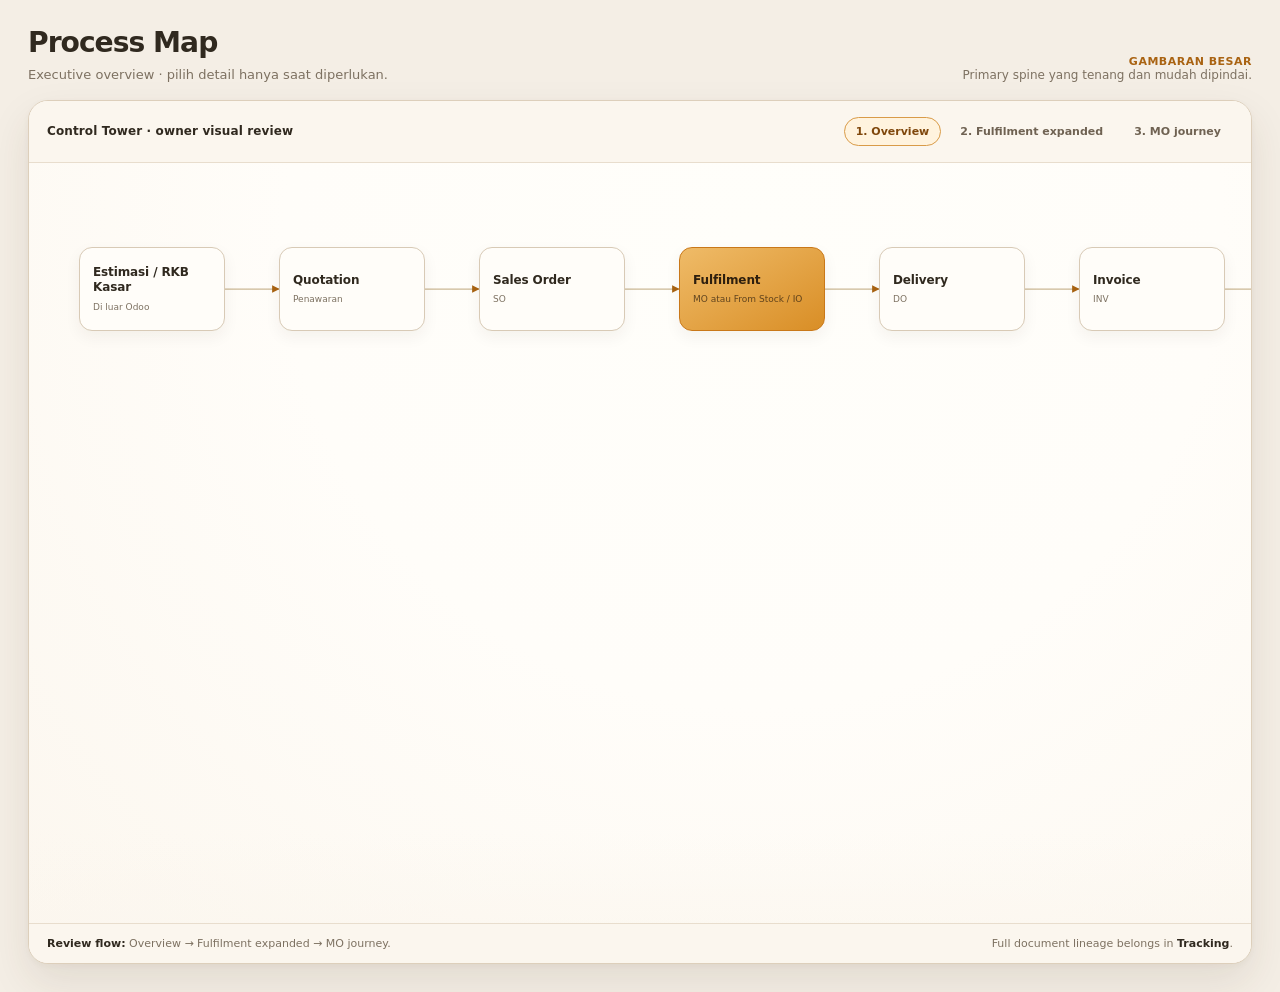
<file: docs/08_Control_Tower/design-references/process-map-owner-review-prototype.html>
<!doctype html>
<html lang="id">
<head>
<meta charset="utf-8">
<meta name="viewport" content="width=device-width, initial-scale=1">
<title>Control Tower — Process Map Owner Review</title>
<style>
  :root {
    --page: #f4eee5;
    --surface: #fffdf9;
    --surface-soft: #fbf6ee;
    --ink: #30291f;
    --muted: #7d7161;
    --line: #cbb895;
    --line-soft: #d8c9b2;
    --amber: #d98e26;
    --amber-dark: #a96312;
    --amber-pale: #fff3de;
    --border: #ddcfbb;
    --shadow: 0 18px 42px rgba(67, 48, 27, .10), 0 2px 6px rgba(67, 48, 27, .04);
  }

  * { box-sizing: border-box; }
  body { margin: 0; background: var(--page); color: var(--ink); font-family: Inter, ui-sans-serif, system-ui, -apple-system, BlinkMacSystemFont, "Segoe UI", sans-serif; }
  button { font: inherit; }

  .app { max-width: 1600px; min-height: 100vh; margin: 0 auto; padding: 28px; }
  .page-head { display: flex; align-items: end; justify-content: space-between; gap: 24px; margin: 0 0 18px; }
  h1 { margin: 0; font-size: clamp(26px, 2.2vw, 32px); line-height: 1.1; letter-spacing: -.035em; }
  .subhead { margin: 8px 0 0; font-size: 13px; color: var(--muted); }
  .state-text { color: var(--muted); font-size: 12px; text-align: right; }
  .state-text strong { display: block; color: var(--amber-dark); font-size: 11px; letter-spacing: .045em; text-transform: uppercase; }

  .shell { overflow: hidden; border: 1px solid var(--border); border-radius: 20px; background: var(--surface); box-shadow: var(--shadow); }
  .toolbar { display: flex; align-items: center; justify-content: space-between; gap: 20px; min-height: 62px; padding: 12px 18px; border-bottom: 1px solid #e8ddcd; background: var(--surface-soft); }
  .toolbar-title { font-size: 12px; font-weight: 750; letter-spacing: .01em; }
  .states { display: flex; flex-wrap: wrap; justify-content: end; gap: 7px; }
  .state-control { appearance: none; cursor: pointer; border: 1px solid transparent; border-radius: 999px; padding: 7px 11px; color: #6f6252; background: transparent; font-size: 11px; font-weight: 650; transition: background .18s ease, color .18s ease, border-color .18s ease; }
  .state-control:hover { border-color: #d9be94; background: #fffaf2; }
  .state-control[aria-pressed="true"] { border-color: #d99b48; color: #7f470c; background: var(--amber-pale); }

  .map-scroll { overflow-x: auto; overscroll-behavior-inline: contain; }
  .map-scroll:focus-visible { outline: 2px solid var(--amber); outline-offset: -2px; }
  .canvas { position: relative; width: 1420px; height: 760px; overflow: hidden; background: radial-gradient(circle at 51% 10%, #fffefa 0, #fffdf9 47%, #fcf7ef 100%); }
  .canvas::after { content: ""; position: absolute; right: 0; bottom: 0; left: 0; height: 90px; pointer-events: none; background: linear-gradient(to bottom, transparent, rgba(251, 246, 238, .55)); }
  svg { position: absolute; inset: 0; width: 100%; height: 100%; overflow: visible; pointer-events: none; z-index: 1; }
  .route { fill: none; stroke: var(--line); stroke-width: 1.25; vector-effect: non-scaling-stroke; }
  .route.support { stroke: #c7ad81; stroke-width: 1; stroke-dasharray: 3 5; }
  .route.focus { stroke: var(--amber); stroke-width: 1.8; }
  .motion { fill: none; stroke: #efb25b; stroke-width: 2.1; stroke-linecap: round; stroke-dasharray: 2 10; animation: journey 2.4s linear infinite; vector-effect: non-scaling-stroke; will-change: stroke-dashoffset; }
  @keyframes journey { to { stroke-dashoffset: -24; } }
  @media (prefers-reduced-motion: reduce) { .motion { animation: none; } .node, .choice { transition: none !important; } }

  .node, .choice { position: absolute; z-index: 2; width: 146px; min-height: 84px; border: 1px solid #d8cab6; border-radius: 13px; background: var(--surface); box-shadow: 0 6px 16px rgba(54, 42, 25, .055); }
  .node { display: flex; flex-direction: column; justify-content: center; padding: 13px; transition: opacity .2s ease, border-color .2s ease, box-shadow .2s ease, transform .2s ease; }
  .node strong, .choice strong { display: block; font-size: 12px; line-height: 1.28; letter-spacing: -.01em; }
  .node small, .choice small { display: block; margin-top: 5px; color: var(--muted); font-size: 9px; line-height: 1.35; }
  .node.fulfilment { border-color: #c97819; color: #2e1f0e; background: linear-gradient(150deg, #efbb68, #d98e26); }
  .node.fulfilment small { color: rgba(46, 31, 14, .72); }
  .node.active { border-color: var(--amber); box-shadow: 0 0 0 4px rgba(217, 142, 38, .13), 0 7px 18px rgba(128, 76, 18, .10); }
  .node.dim { opacity: .30; }
  .node[data-key="estimate"] { left: 50px; top: 84px; }
  .node[data-key="quotation"] { left: 250px; top: 84px; }
  .node[data-key="sales-order"] { left: 450px; top: 84px; }
  .node[data-key="fulfilment"] { left: 650px; top: 84px; }
  .node[data-key="delivery"] { left: 850px; top: 84px; }
  .node[data-key="invoice"] { left: 1050px; top: 84px; }
  .node[data-key="payment"] { left: 1250px; top: 84px; }

  .branch-zone { position: absolute; z-index: 2; opacity: 0; pointer-events: none; transform: translateY(-6px); transition: opacity .2s ease, transform .2s ease; }
  .canvas.is-expanded .fulfilment-zone,
  .canvas.is-focused .fulfilment-zone,
  .canvas.is-stock-focused .fulfilment-zone,
  .canvas.is-expanded .material-zone,
  .canvas.is-focused .material-zone,
  .canvas.is-focused .production-zone,
  .canvas.is-stock-focused .stock-journey-zone,
  .canvas.is-stock-focused .production-zone { opacity: 1; pointer-events: auto; transform: translateY(0); }
  .fulfilment-zone { left: 544px; top: 262px; width: 440px; padding: 14px; border: 1px dashed #cfb78d; border-radius: 16px; background: rgba(255, 253, 249, .86); }
  .zone-label { display: flex; align-items: baseline; justify-content: space-between; gap: 12px; margin: 0 1px 11px; }
  .zone-label h2 { margin: 0; font-size: 12px; letter-spacing: -.01em; }
  .zone-label span { color: var(--amber-dark); font-size: 8px; font-weight: 800; letter-spacing: .07em; text-transform: uppercase; }
  .choices { display: grid; grid-template-columns: 1fr 1fr; gap: 10px; }
  .choice { position: static; width: auto; min-height: 88px; padding: 12px; text-align: left; cursor: pointer; transition: border-color .18s ease, box-shadow .18s ease, background .18s ease; }
  .choice:hover, .choice:focus-visible { border-color: var(--amber); background: #fffaf1; outline: none; }
  .choice.active { border-color: var(--amber); background: var(--amber-pale); box-shadow: 0 0 0 3px rgba(217, 142, 38, .10); }

  .material-zone { left: 264px; top: 456px; width: 742px; padding: 14px 15px 15px; border: 1px solid #dfceb5; border-radius: 16px; background: rgba(251, 246, 237, .92); }
  .material-flow { display: grid; grid-template-columns: repeat(5, 1fr); gap: 10px; }
  .material-step { position: relative; min-height: 55px; padding: 10px; border: 1px solid #d9cbb8; border-radius: 10px; background: var(--surface); }
  .material-step strong { display: block; font-size: 9px; line-height: 1.25; }
  .material-step small { display: block; margin-top: 3px; color: var(--muted); font-size: 7.5px; }
  .stock-journey-zone { left: 450px; top: 456px; width: 260px; padding: 14px 15px 15px; border: 1px solid #dfceb5; border-radius: 16px; background: rgba(251, 246, 237, .94); }
  .stock-flow { display: grid; grid-template-columns: 1fr; }
  .stock-step { min-height: 58px; padding: 11px; border: 1px solid #d9cbb8; border-radius: 10px; background: var(--surface); }
  .stock-step strong { display: block; font-size: 9px; line-height: 1.25; }
  .stock-step small { display: block; margin-top: 4px; color: var(--muted); font-size: 7.5px; line-height: 1.3; }
  .production-zone { left: 378px; top: 604px; width: 628px; padding: 14px 15px 15px; border: 1px solid #d6bc93; border-radius: 16px; background: rgba(255, 250, 241, .96); }
  .canvas.is-stock-focused .production-zone { top: 590px; }
  .production-flow { display: grid; grid-template-columns: repeat(3, 1fr); gap: 28px; }
  .production-step { min-height: 58px; padding: 11px; border: 1px solid #d9cbb8; border-radius: 10px; background: var(--surface); }
  .production-step strong { display: block; font-size: 9px; line-height: 1.25; }
  .production-step small { display: block; margin-top: 4px; color: var(--muted); font-size: 7.5px; line-height: 1.3; }
  .focus-note { position: absolute; z-index: 3; left: 1040px; top: 280px; width: 276px; padding: 15px 16px; border: 1px solid #e1cfb4; border-radius: 14px; background: rgba(255, 250, 241, .94); color: var(--muted); opacity: 0; transform: translateY(-5px); transition: opacity .2s ease, transform .2s ease; box-shadow: 0 8px 22px rgba(67, 48, 27, .05); }
  .focus-note::before { content: ""; position: absolute; top: 16px; left: -6px; width: 1px; height: 34px; background: var(--amber); }
  .focus-note strong { display: block; color: var(--ink); font-size: 11px; }
  .focus-note span { display: block; margin-top: 5px; font-size: 9px; line-height: 1.45; }
  .canvas.is-focused .focus-note { opacity: 1; transform: none; }

  .review-bar { display: flex; align-items: center; justify-content: space-between; gap: 20px; padding: 13px 18px; border-top: 1px solid #e8ddcd; background: var(--surface-soft); color: var(--muted); font-size: 11px; }
  .review-bar strong { color: var(--ink); }
  .tracking-note { text-align: right; }
  @media (max-width: 700px) { .app { padding: 16px; } .page-head, .toolbar, .review-bar { align-items: flex-start; flex-direction: column; } .state-text, .tracking-note { text-align: left; } .states { justify-content: flex-start; } }
</style>
</head>
<body>
<main class="app">
  <header class="page-head">
    <div>
      <h1>Process Map</h1>
      <p class="subhead">Executive overview · pilih detail hanya saat diperlukan.</p>
    </div>
    <div class="state-text"><strong id="state-name">Gambaran besar</strong><span id="state-description">Primary spine yang tenang dan mudah dipindai.</span></div>
  </header>

  <section class="shell" aria-label="Control Tower Process Map prototype">
    <div class="toolbar">
      <div class="toolbar-title">Control Tower · owner visual review</div>
      <div class="states" aria-label="Prototype states">
        <button class="state-control" data-state="overview" aria-pressed="true">1. Overview</button>
        <button class="state-control" data-state="expanded" aria-pressed="false">2. Fulfilment expanded</button>
        <button class="state-control" data-state="focused" aria-pressed="false">3. MO journey</button>
      </div>
    </div>

    <div class="map-scroll" tabindex="0" aria-label="Scrollable process map canvas">
      <div class="canvas" id="canvas">
        <svg id="routes" aria-hidden="true">
          <defs><marker id="arrow" markerWidth="6" markerHeight="6" refX="5.5" refY="3" orient="auto"><path d="M0,0 L6,3 L0,6 Z" fill="#a96312" /></marker></defs>
        </svg>

        <article class="node" data-key="estimate"><strong>Estimasi / RKB Kasar</strong><small>Di luar Odoo</small></article>
        <article class="node" data-key="quotation"><strong>Quotation</strong><small>Penawaran</small></article>
        <article class="node" data-key="sales-order"><strong>Sales Order</strong><small>SO</small></article>
        <article class="node fulfilment" data-key="fulfilment"><strong>Fulfilment</strong><small>MO atau From Stock / IO</small></article>
        <article class="node" data-key="delivery"><strong>Delivery</strong><small>DO</small></article>
        <article class="node" data-key="invoice"><strong>Invoice</strong><small>INV</small></article>
        <article class="node" data-key="payment"><strong>Payment</strong><small>Traceability-only</small></article>

        <section class="branch-zone fulfilment-zone" aria-label="Fulfilment sources">
          <div class="zone-label"><h2>Sumber pemenuhan</h2><span>dua pilihan</span></div>
          <div class="choices">
            <button class="choice" data-choice="manufacturing"><strong>Manufacturing Order</strong><small>Produksi dimulai setelah SO aktif</small></button>
            <button class="choice" data-choice="stock"><strong>From Stock / Internal Order</strong><small>Barang sudah tersedia atau diproduksi lebih awal</small></button>
          </div>
        </section>

        <section class="branch-zone material-zone" aria-label="Kebutuhan Material supporting flow">
          <div class="zone-label"><h2>Kebutuhan Material</h2><span>turunan dari Sales Order</span></div>
          <div class="material-flow">
            <div class="material-step"><strong>RKB Pekerjaan</strong><small>Kebutuhan item</small></div>
            <div class="material-step"><strong>Cek Stock</strong><small>Cukup / shortage</small></div>
            <div class="material-step"><strong>ROP</strong><small>Permintaan pengadaan</small></div>
            <div class="material-step"><strong>Purchase Order</strong><small>Pengadaan material</small></div>
            <div class="material-step"><strong>Receipt &amp; QC</strong><small>Material diterima</small></div>
          </div>
        </section>
        <section class="branch-zone stock-journey-zone" aria-label="From Stock and Internal Order journey">
          <div class="zone-label"><h2>Internal Order</h2><span>pemicu produksi</span></div>
          <div class="stock-flow">
            <div class="stock-step"><strong>Internal Order</strong><small>Kebutuhan produksi internal</small></div>
          </div>
        </section>
        <section class="branch-zone production-zone" aria-label="Production process">
          <div class="zone-label"><h2>Proses Produksi</h2><span>material menjadi finished goods</span></div>
          <div class="production-flow">
            <div class="production-step"><strong>Stock Material</strong><small>Material tersedia untuk produksi</small></div>
            <div class="production-step"><strong>Manufacture</strong><small>Proses produksi</small></div>
            <div class="production-step"><strong>Finished Goods</strong><small>Barang jadi siap fulfilment</small></div>
          </div>
        </section>
        <aside class="focus-note"><strong>Manufacturing Order journey</strong><span>Hanya jalur ini yang dianimasikan. Dokumen lengkap dan hubungan detail tetap berada di Tracking.</span></aside>
      </div>
    </div>
    <footer class="review-bar"><span><strong>Review flow:</strong> Overview → Fulfilment expanded → MO journey.</span><span class="tracking-note">Full document lineage belongs in <strong>Tracking</strong>.</span></footer>
  </section>
</main>

<script>
  const canvas = document.querySelector('#canvas');
  const svg = document.querySelector('#routes');
  const controls = [...document.querySelectorAll('[data-state]')];
  const nodes = [...document.querySelectorAll('.node')];
  const choices = [...document.querySelectorAll('.choice')];
  const stateName = document.querySelector('#state-name');
  const stateDescription = document.querySelector('#state-description');
  let currentState = 'overview';

  const copy = {
    overview: ['Gambaran besar', 'Primary spine yang tenang dan mudah dipindai.'],
    expanded: ['Fulfilment expanded', 'Dua sumber fulfilment dan supporting flow material.'],
    focused: ['Jalur fokus: Manufacturing Order', 'SO menurunkan kebutuhan material hingga menjadi Finished Goods.'],
    'stock-focused': ['Jalur fokus: From Stock / Internal Order', 'Internal Order memicu produksi hingga menjadi Finished Goods.']
  };

  function rect(key) {
    const a = document.querySelector(`[data-key="${key}"]`).getBoundingClientRect();
    const b = canvas.getBoundingClientRect();
    return { left: a.left - b.left, right: a.right - b.left, top: a.top - b.top, bottom: a.bottom - b.top, cx: a.left - b.left + a.width / 2, cy: a.top - b.top + a.height / 2 };
  }
  function elementRect(element) {
    const a = element.getBoundingClientRect();
    const b = canvas.getBoundingClientRect();
    return { left: a.left - b.left, right: a.right - b.left, top: a.top - b.top, bottom: a.bottom - b.top, cx: a.left - b.left + a.width / 2, cy: a.top - b.top + a.height / 2 };
  }
  function route(d, className, arrow = true) {
    const path = document.createElementNS('http://www.w3.org/2000/svg', 'path');
    path.setAttribute('d', d); path.setAttribute('class', className);
    if (arrow) path.setAttribute('marker-end', 'url(#arrow)');
    svg.append(path);
  }
  function draw() {
    svg.querySelectorAll('path.route, path.motion').forEach(path => path.remove());
    const spine = ['estimate', 'quotation', 'sales-order', 'fulfilment', 'delivery', 'invoice', 'payment'];
    spine.slice(0, -1).forEach((key, index) => {
      const from = rect(key); const to = rect(spine[index + 1]);
      const d = `M ${from.right} ${from.cy} H ${to.left}`;
      const focusKeys = ['sales-order', 'fulfilment', 'delivery', 'invoice'];
      const isFocus = ['focused', 'stock-focused'].includes(currentState) && focusKeys.includes(key);
      route(d, `route${isFocus ? ' focus' : ''}`);
      if (isFocus) route(d, 'motion', false);
    });
    if (currentState !== 'overview') {
      const fulfilment = rect('fulfilment');
      choices.forEach(choice => {
        const source = elementRect(choice); const elbow = fulfilment.bottom + 28;
        const d = `M ${source.cx} ${source.top} V ${elbow} H ${fulfilment.cx} V ${fulfilment.bottom}`;
        const isManufacturingJourney = currentState === 'focused' && choice.dataset.choice === 'manufacturing';
        const isStockJourney = currentState === 'stock-focused' && choice.dataset.choice === 'stock';
        if (isManufacturingJourney || isStockJourney) route(d, 'motion', true);
        else route(d, 'route support');
      });
      const salesOrder = rect('sales-order');
      if (currentState !== 'stock-focused') {
        const materialSteps = [...document.querySelectorAll('.material-step')].map(elementRect);
        const materialClass = currentState === 'focused' ? 'motion' : 'route support';
        route(`M ${salesOrder.cx} ${salesOrder.bottom} V ${materialSteps[0].top}`, materialClass);
        materialSteps.slice(0, -1).forEach((from, index) => {
          const to = materialSteps[index + 1];
          route(`M ${from.right} ${from.cy} H ${to.left}`, materialClass);
        });
      } else {
        const stockSteps = [...document.querySelectorAll('.stock-step')].map(elementRect);
        const elbow = stockSteps[0].top - 18;
        const entry = `M ${salesOrder.cx} ${salesOrder.bottom} V ${elbow} H ${stockSteps[0].cx} V ${stockSteps[0].top}`;
        route(entry, 'motion');
      }
      if (currentState === 'focused' || currentState === 'stock-focused') {
        const productionSteps = [...document.querySelectorAll('.production-step')].map(elementRect);
        if (currentState === 'focused') {
          const materialSteps = [...document.querySelectorAll('.material-step')].map(elementRect);
          const from = materialSteps[materialSteps.length - 1];
          const elbow = productionSteps[0].top - 16;
          route(`M ${from.cx} ${from.bottom} V ${elbow} H ${productionSteps[0].cx} V ${productionSteps[0].top}`, 'motion');
        } else {
          const internalOrder = elementRect(document.querySelector('.stock-step'));
          const elbow = productionSteps[0].top - 16;
          route(`M ${internalOrder.cx} ${internalOrder.bottom} V ${elbow} H ${productionSteps[0].cx} V ${productionSteps[0].top}`, 'motion');
        }
        productionSteps.slice(0, -1).forEach((from, index) => {
          const to = productionSteps[index + 1];
          route(`M ${from.right} ${from.cy} H ${to.left}`, 'motion');
        });
      }
    }
  }
  function apply(state) {
    currentState = state;
    canvas.classList.toggle('is-expanded', state === 'expanded');
    canvas.classList.toggle('is-focused', state === 'focused');
    canvas.classList.toggle('is-stock-focused', state === 'stock-focused');
    nodes.forEach(node => node.classList.remove('active', 'dim'));
    choices.forEach(choice => choice.classList.toggle('active',
      (state === 'focused' && choice.dataset.choice === 'manufacturing') ||
      (state === 'stock-focused' && choice.dataset.choice === 'stock')
    ));
    if (state === 'expanded') document.querySelector('[data-key="fulfilment"]').classList.add('active');
    if (state === 'focused' || state === 'stock-focused') {
      ['estimate', 'quotation', 'payment'].forEach(key => document.querySelector(`[data-key="${key}"]`).classList.add('dim'));
      ['sales-order', 'fulfilment', 'delivery', 'invoice'].forEach(key => document.querySelector(`[data-key="${key}"]`).classList.add('active'));
    }
    controls.forEach(control => control.setAttribute('aria-pressed', String(control.dataset.state === state)));
    [stateName.textContent, stateDescription.textContent] = copy[state];
    requestAnimationFrame(draw);
  }
  controls.forEach(control => control.addEventListener('click', () => apply(control.dataset.state)));
  document.querySelector('[data-key="fulfilment"]').addEventListener('click', () => apply(currentState === 'overview' ? 'expanded' : 'overview'));
  document.querySelector('[data-choice="manufacturing"]').addEventListener('click', () => apply('focused'));
  document.querySelector('[data-choice="stock"]').addEventListener('click', () => apply('stock-focused'));
  window.addEventListener('resize', draw);
  window.addEventListener('load', () => apply('overview'));
</script>
</body>
</html>
</file>
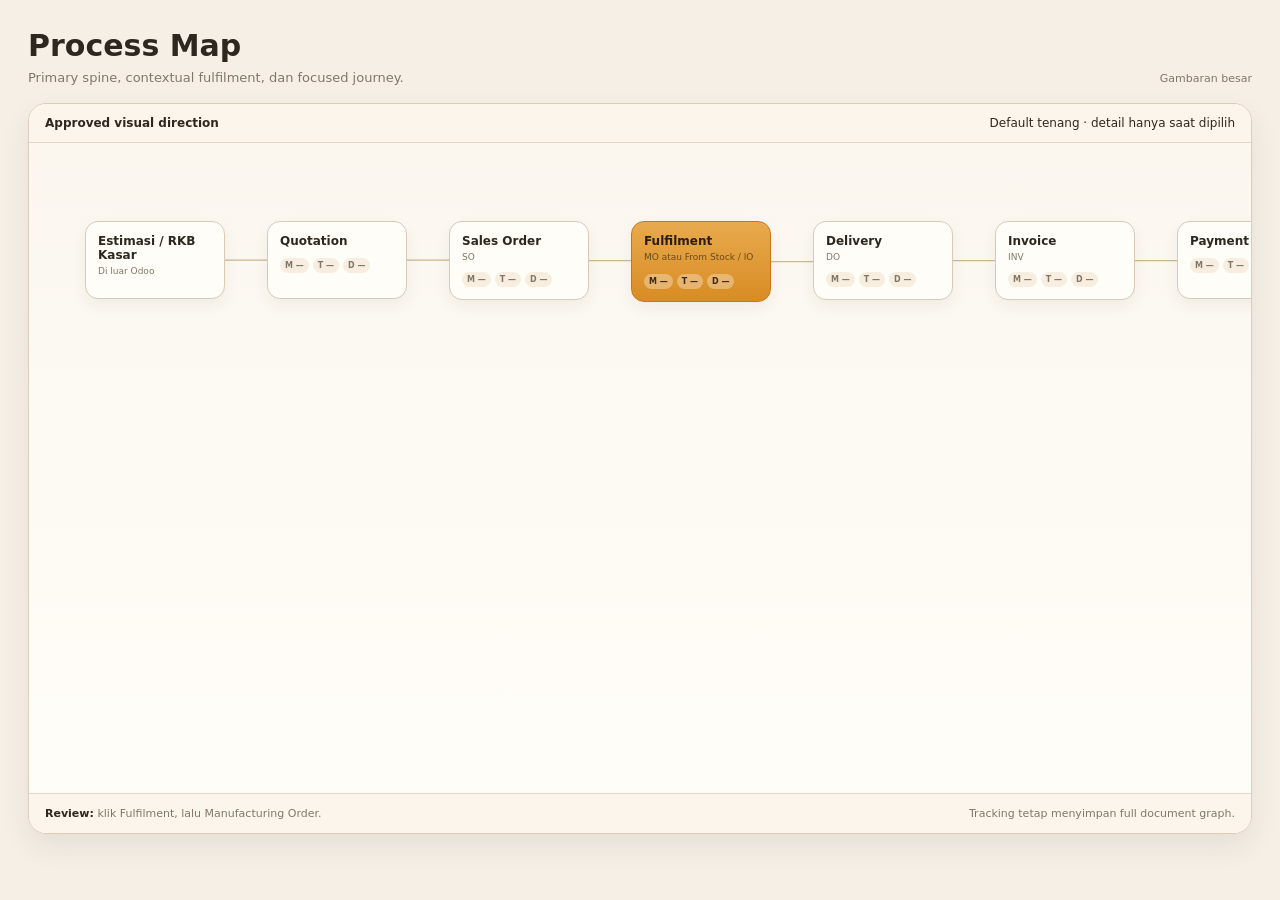
<file: docs/08_Control_Tower/design-references/process-map-primary-spine-v2.html>
<!doctype html>
<html lang="id">
<head>
<meta charset="utf-8">
<meta name="viewport" content="width=device-width,initial-scale=1">
<title>Control Tower Process Map — Primary Spine v2</title>
<style>
:root{--page:#f5efe6;--surface:#fffdf8;--soft:#fbf5eb;--text:#2d271f;--muted:#817668;--line:#cbb895;--amber:#d98e26;--amber-dark:#a96312;--shadow:0 12px 30px rgba(54,42,25,.08)}
*{box-sizing:border-box}body{margin:0;background:var(--page);color:var(--text);font-family:Inter,ui-sans-serif,system-ui,-apple-system,"Segoe UI",sans-serif}.app{min-height:100vh;padding:28px}.head{display:flex;justify-content:space-between;gap:20px;align-items:end;margin-bottom:18px}.head h1{margin:0;font-size:30px}.head p{margin:7px 0 0;color:var(--muted);font-size:13px}.state{font-size:11px;color:var(--muted)}.shell{border:1px solid #dccdb7;border-radius:18px;background:rgba(255,253,248,.9);box-shadow:var(--shadow);overflow:hidden}.toolbar{display:flex;justify-content:space-between;align-items:center;padding:12px 16px;border-bottom:1px solid #e3d7c6;background:var(--soft);font-size:12px}.scroll{overflow-x:auto}.canvas{position:relative;width:1320px;height:650px;background:linear-gradient(#fbf7ef,#fffdf8)}svg{position:absolute;inset:0;width:100%;height:100%;pointer-events:none}.route{fill:none;stroke:var(--line);stroke-width:1.25;vector-effect:non-scaling-stroke}.support{fill:none;stroke:#c8ad80;stroke-width:1;stroke-dasharray:3 5}.focus{fill:none;stroke:var(--amber);stroke-width:1.8}.motion{fill:none;stroke:#efb25b;stroke-width:2.1;stroke-linecap:round;stroke-dasharray:1.5 13;animation:move 1.8s linear infinite}@keyframes move{to{stroke-dashoffset:-18}}@media(prefers-reduced-motion:reduce){.motion{animation:none}}
.node{position:absolute;width:140px;min-height:78px;border:1px solid #d8cab6;border-radius:13px;background:var(--surface);padding:12px;box-shadow:0 6px 16px rgba(54,42,25,.06);z-index:3}.node strong{display:block;font-size:12px}.node small{display:block;margin-top:4px;color:var(--muted);font-size:9px}.node button{all:unset;cursor:pointer}.node.fulfilment{background:linear-gradient(#e8aa4e,#d88c23);border-color:#c67817;color:#2b1e0e}.node.fulfilment small{color:rgba(43,30,14,.65)}.node.dim{opacity:.28}.node.active{outline:3px solid rgba(217,142,38,.18);border-color:var(--amber)}.counts{display:flex;gap:4px;margin-top:10px}.counts span{padding:3px 5px;border-radius:999px;background:#f7eee0;color:var(--muted);font-size:8px;font-weight:800}.fulfilment .counts span{background:rgba(255,255,255,.32);color:#3e280d}.spine{top:78px}.e{left:56px}.q{left:238px}.so{left:420px}.f{left:602px}.d{left:784px}.i{left:966px}.p{left:1148px}
.panel{position:absolute;z-index:2;opacity:0;pointer-events:none;transform:translateY(-6px);transition:.2s ease}.panel.show{opacity:1;pointer-events:auto;transform:none}.fulfilment-panel{left:510px;top:242px;width:420px;border:1px dashed #ccb289;border-radius:16px;background:rgba(255,253,248,.9);padding:18px}.fulfilment-panel h2,.material-panel h2,.journey-panel h2{margin:0;font-size:13px}.fulfilment-panel p,.material-panel p,.journey-panel p{margin:4px 0 14px;color:var(--muted);font-size:9px}.choices{display:grid;grid-template-columns:1fr 1fr;gap:12px}.choice{border:1px solid #d8cab6;border-radius:12px;background:var(--surface);padding:12px;text-align:left;cursor:pointer}.choice strong{font-size:10px}.choice small{display:block;margin-top:4px;color:var(--muted);font-size:8px}.choice:hover{border-color:var(--amber)}
.material-panel{left:230px;top:432px;width:760px;border:1px solid #decbb0;border-radius:16px;background:rgba(251,246,237,.9);padding:15px}.material-head{display:flex;justify-content:space-between;gap:16px}.material-head em{font-style:normal;font-size:8px;font-weight:800;color:var(--amber-dark);text-transform:uppercase}.material-flow{display:grid;grid-template-columns:repeat(5,1fr);gap:9px}.mstep{position:relative;border:1px solid #d8cab6;border-radius:10px;background:var(--surface);padding:10px;min-height:50px}.mstep strong{display:block;font-size:9px}.mstep small{display:block;margin-top:3px;color:var(--muted);font-size:7.5px}.mstep:not(:last-child):after{content:"";position:absolute;right:-9px;top:50%;width:9px;height:1px;background:#cbb895}
.journey-panel{left:160px;top:246px;width:1000px;border:1px solid #d8cab6;border-radius:17px;background:rgba(255,253,248,.95);padding:18px}.journey{display:grid;grid-template-columns:repeat(7,1fr);gap:20px;align-items:center;margin-top:22px}.jnode{position:relative;border:1px solid #d8cab6;border-radius:11px;background:var(--surface);padding:10px;min-height:62px}.jnode strong{display:block;font-size:9px}.jnode small{display:block;margin-top:4px;color:var(--muted);font-size:8px}.jnode.current{border-color:var(--amber);background:#fff6e7}.jnode:not(:last-child):after{content:"";position:absolute;left:100%;top:50%;width:20px;height:1.8px;background:var(--amber)}.jnode:not(:last-child):before{content:"";position:absolute;left:calc(100% + 15px);top:calc(50% - 3px);border-left:6px solid var(--amber-dark);border-top:3px solid transparent;border-bottom:3px solid transparent}
.review{display:flex;justify-content:space-between;gap:14px;padding:13px 16px;border-top:1px solid #e3d7c6;background:var(--soft);color:var(--muted);font-size:11px}.review strong{color:var(--text)}
</style>
</head>
<body>
<div class="app">
<div class="head"><div><h1>Process Map</h1><p>Primary spine, contextual fulfilment, dan focused journey.</p></div><div class="state" id="stateLabel">Gambaran besar</div></div>
<section class="shell">
<div class="toolbar"><strong>Approved visual direction</strong><span>Default tenang · detail hanya saat dipilih</span></div>
<div class="scroll"><div class="canvas" id="canvas">
<svg id="mainSvg"><defs><marker id="arrow" markerWidth="6" markerHeight="6" refX="5.5" refY="3" orient="auto"><path d="M0 0 L6 3 L0 6 Z" fill="#a96312"/></marker></defs></svg>
<article class="node spine e" data-node="estimate"><strong>Estimasi / RKB Kasar</strong><small>Di luar Odoo</small></article>
<article class="node spine q" data-node="quotation"><strong>Quotation</strong><div class="counts"><span>M —</span><span>T —</span><span>D —</span></div></article>
<article class="node spine so" data-node="so"><strong>Sales Order</strong><small>SO</small><div class="counts"><span>M —</span><span>T —</span><span>D —</span></div></article>
<article class="node spine fulfilment f" data-node="fulfilment"><button id="fulfilmentBtn"><strong>Fulfilment</strong><small>MO atau From Stock / IO</small></button><div class="counts"><span>M —</span><span>T —</span><span>D —</span></div></article>
<article class="node spine d" data-node="delivery"><strong>Delivery</strong><small>DO</small><div class="counts"><span>M —</span><span>T —</span><span>D —</span></div></article>
<article class="node spine i" data-node="invoice"><strong>Invoice</strong><small>INV</small><div class="counts"><span>M —</span><span>T —</span><span>D —</span></div></article>
<article class="node spine p" data-node="payment"><strong>Payment</strong><div class="counts"><span>M —</span><span>T —</span><span>D —</span></div></article>
<section class="panel fulfilment-panel" id="fulfilmentPanel"><h2>Sumber pemenuhan</h2><p>Fulfilment hanya dibedakan berdasarkan sumber barang.</p><div class="choices"><button class="choice" data-choice="mo"><strong>Manufacturing Order</strong><small>Produksi setelah SO aktif</small></button><button class="choice" data-choice="stock"><strong>From Stock / Internal Order</strong><small>Barang sudah tersedia atau diproduksi sebelum SO aktif</small></button></div></section>
<section class="panel material-panel" id="materialPanel"><div class="material-head"><div><h2>Kebutuhan Material</h2><p>Turunan dari Sales Order, bukan pilihan Fulfilment.</p></div><em>Supporting flow dari SO</em></div><div class="material-flow"><div class="mstep"><strong>RKB Pekerjaan</strong><small>Kebutuhan per item</small></div><div class="mstep"><strong>Cek Stock</strong><small>Stock cukup atau shortage</small></div><div class="mstep"><strong>ROP</strong><small>Permintaan pengadaan</small></div><div class="mstep"><strong>Purchase Order</strong><small>Pembelian material</small></div><div class="mstep"><strong>Receipt & QC</strong><small>Material diterima</small></div></div></section>
<section class="panel journey-panel" id="journeyPanel"><h2>Jalur Manufacturing Order</h2><p>Hanya satu journey yang dominan dan bergerak.</p><div class="journey"><div class="jnode"><strong>Sales Order</strong><small>SO</small></div><div class="jnode current"><strong>Manufacturing Order</strong><small>MO</small></div><div class="jnode"><strong>Production</strong><small>Produksi</small></div><div class="jnode"><strong>QC</strong><small>Quality check</small></div><div class="jnode"><strong>Stock Finished Goods</strong><small>Siap dikirim</small></div><div class="jnode"><strong>Delivery</strong><small>DO</small></div><div class="jnode"><strong>Invoice</strong><small>INV</small></div></div></section>
</div></div>
<div class="review"><span><strong>Review:</strong> klik Fulfilment, lalu Manufacturing Order.</span><span>Tracking tetap menyimpan full document graph.</span></div>
</section>
</div>
<script>
const canvas=document.getElementById('canvas'),svg=document.getElementById('mainSvg'),fPanel=document.getElementById('fulfilmentPanel'),mPanel=document.getElementById('materialPanel'),jPanel=document.getElementById('journeyPanel'),label=document.getElementById('stateLabel');let state='overview';
function box(el){const a=el.getBoundingClientRect(),b=canvas.getBoundingClientRect();return{x:a.left-b.left,y:a.top-b.top,w:a.width,h:a.height,right:a.right-b.left,bottom:a.bottom-b.top,cx:a.left-b.left+a.width/2,cy:a.top-b.top+a.height/2}}
function path(d,cls,arrow=true){const p=document.createElementNS('http://www.w3.org/2000/svg','path');p.setAttribute('d',d);p.setAttribute('class',cls);if(arrow)p.setAttribute('marker-end','url(#arrow)');svg.appendChild(p)}
function draw(){svg.querySelectorAll('path').forEach(p=>p.remove());const names=['estimate','quotation','so','fulfilment','delivery','invoice','payment'],map=Object.fromEntries(names.map(n=>[n,box(document.querySelector(`[data-node="${n}"]`))]));for(let n=0;n<names.length-1;n++){const a=map[names[n]],b=map[names[n+1]],d=`M ${a.right} ${a.cy} H ${b.x}`;path(d,state==='focus'?'route '+(['so','fulfilment','delivery','invoice'].includes(names[n])?'focus':''):'route');if(state==='focus'&&['so','fulfilment','delivery','invoice'].includes(names[n]))path(d,'motion',false)}if(state==='branches'){const f=map.fulfilment;document.querySelectorAll('.choice').forEach(el=>{const r=box(el),y=f.bottom+38;path(`M ${f.cx} ${f.bottom} V ${y} H ${r.cx} V ${r.y}`,'support',false)});const so=map.so,mp=box(mPanel);path(`M ${so.cx} ${so.bottom} V ${mp.y}`,'support',false)}}
function apply(next){state=next;fPanel.classList.toggle('show',state==='branches');mPanel.classList.toggle('show',state==='branches');jPanel.classList.toggle('show',state==='focus');document.querySelectorAll('.node').forEach(n=>n.classList.remove('dim','active'));if(state==='focus'){['estimate','quotation','payment'].forEach(n=>document.querySelector(`[data-node="${n}"]`).classList.add('dim'));['so','fulfilment','delivery','invoice'].forEach(n=>document.querySelector(`[data-node="${n}"]`).classList.add('active'));label.textContent='Jalur fokus: Manufacturing Order'}else if(state==='branches'){document.querySelector('[data-node="fulfilment"]').classList.add('active');label.textContent='Fulfilment dan Kebutuhan Material'}else label.textContent='Gambaran besar';requestAnimationFrame(draw)}
document.getElementById('fulfilmentBtn').onclick=()=>apply(state==='overview'?'branches':'overview');document.querySelector('[data-choice="mo"]').onclick=()=>apply('focus');window.onresize=draw;window.onload=()=>apply('overview');
</script>
</body>
</html>
</file>
